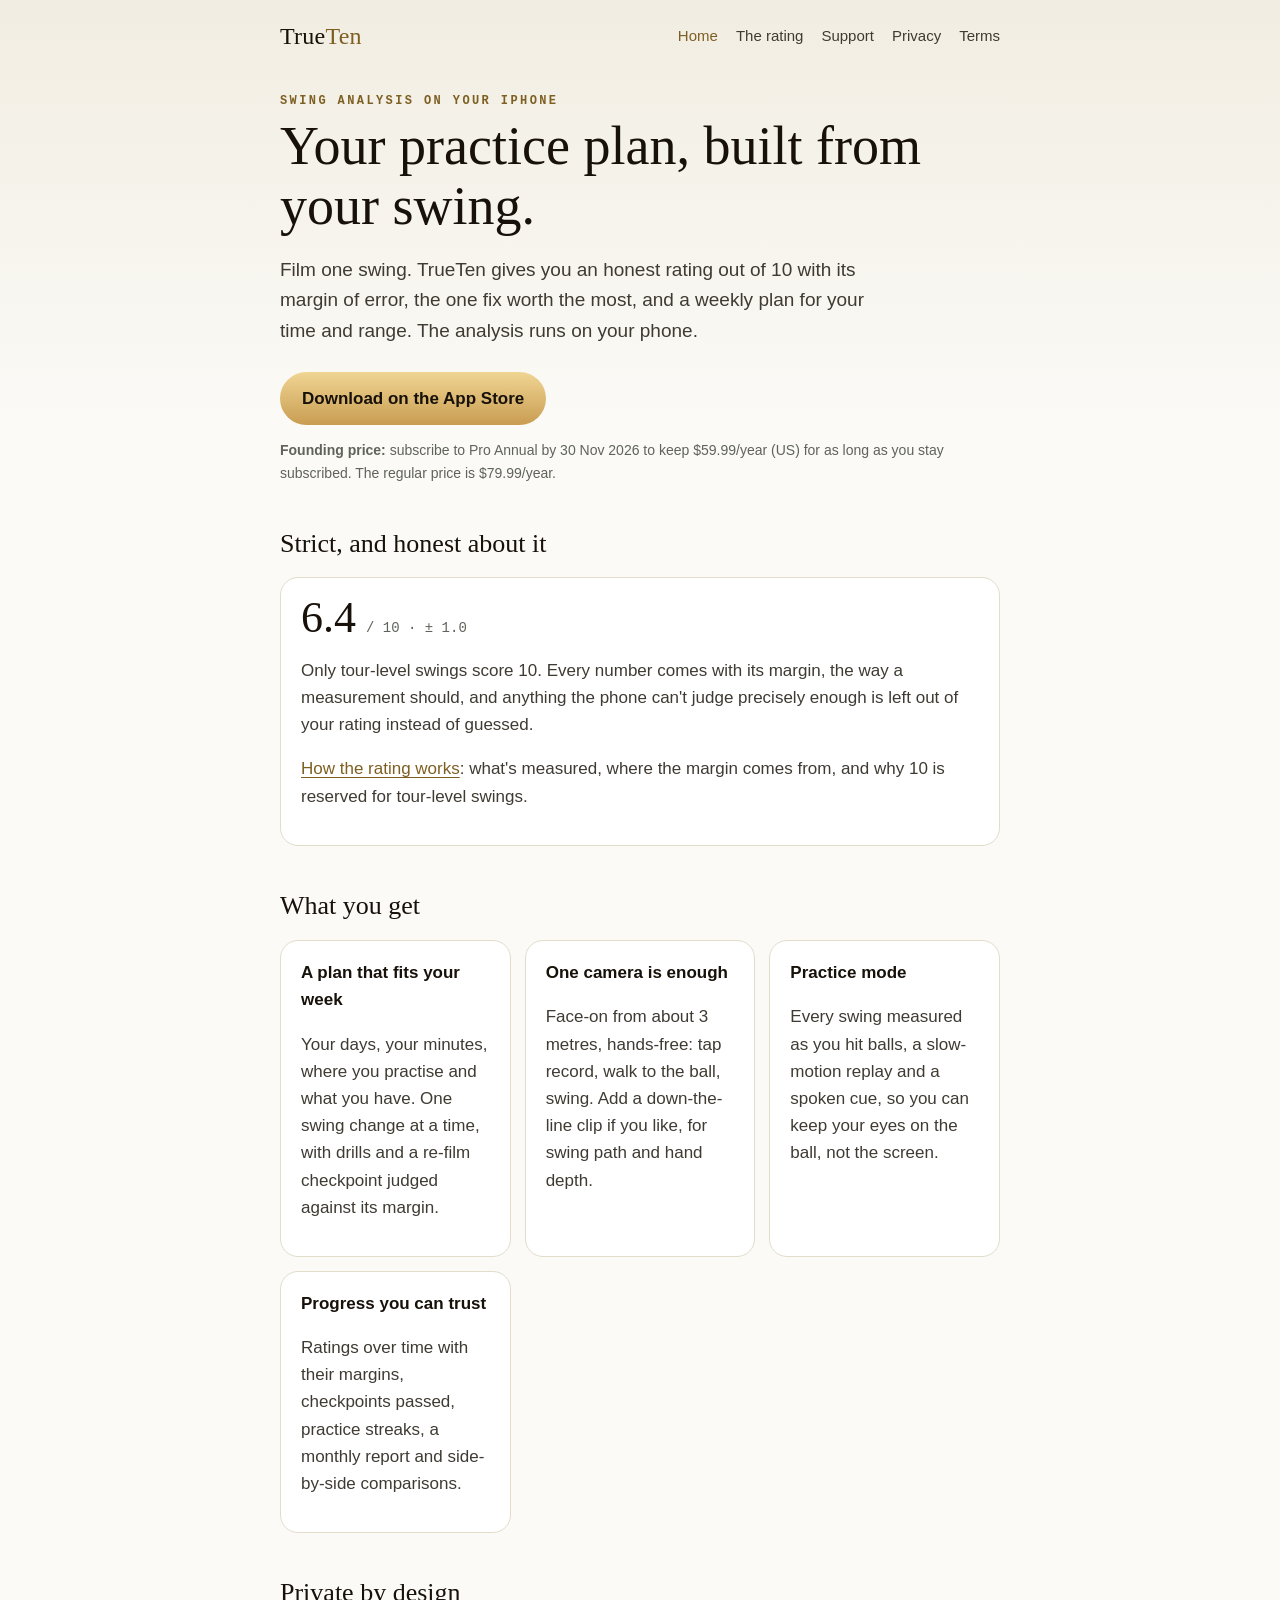
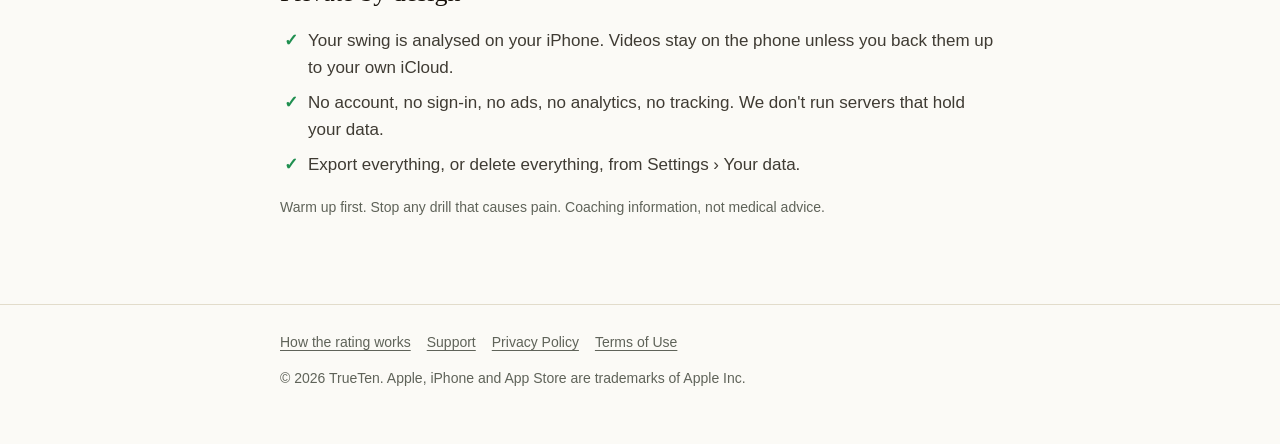
<file: index.html>
<!doctype html>
<html lang="en">
<head>
<meta charset="utf-8">
<meta name="viewport" content="width=device-width, initial-scale=1">
<title>TrueTen: your golf swing, honestly rated</title>
<meta name="description" content="TrueTen rates your golf swing out of 10 on your iPhone, always with its margin of error, and builds a weekly practice plan around the one change that matters most. No account, no tracking.">
<link rel="stylesheet" href="style.css">
</head>
<body>
<header class="site"><div class="wrap">
  <a class="brand" href="./">True<b>Ten</b></a>
  <nav><a href="./" aria-current="page">Home</a><a href="rating.html">The rating</a><a href="support.html">Support</a><a href="privacy.html">Privacy</a><a href="terms.html">Terms</a></nav>
</div></header>
<main><div class="wrap">
  <div class="eyebrow">Swing analysis on your iPhone</div>
  <h1>Your practice plan, built from your swing.</h1>
  <p class="lede">Film one swing. TrueTen gives you an honest rating out of 10 with its margin of error, the one fix worth
    the most, and a weekly plan for your time and range. The analysis runs on your phone.</p>
  <div class="actions">
    <a class="button" href="https://apps.apple.com/app/apple-store/id6822424930?pt=129607553&amp;ct=website&amp;mt=8">Download on the App Store</a>
  </div>
  <p class="small"><b>Founding price:</b> subscribe to Pro Annual by 30 Nov 2026 to keep $59.99/year (US) for as long as you
    stay subscribed. The regular price is $79.99/year.</p>

  <h2>Strict, and honest about it</h2>
  <div class="card">
    <div class="rating">6.4 <small>/ 10 · ± 1.0</small></div>
    <p>Only tour-level swings score 10. Every number comes with its margin, the way a measurement should, and anything the
      phone can't judge precisely enough is left out of your rating instead of guessed.</p>
    <p><a href="rating.html">How the rating works</a>: what's measured, where the margin comes from, and why 10 is
      reserved for tour-level swings.</p>
  </div>

  <h2>What you get</h2>
  <div class="grid">
    <div class="card"><h3>A plan that fits your week</h3><p>Your days, your minutes, where you practise and what you have.
      One swing change at a time, with drills and a re-film checkpoint judged against its margin.</p></div>
    <div class="card"><h3>One camera is enough</h3><p>Face-on from about 3 metres, hands-free: tap record, walk to the ball,
      swing. Add a down-the-line clip if you like, for swing path and hand depth.</p></div>
    <div class="card"><h3>Practice mode</h3><p>Every swing measured as you hit balls, a slow-motion replay and a spoken cue,
      so you can keep your eyes on the ball, not the screen.</p></div>
    <div class="card"><h3>Progress you can trust</h3><p>Ratings over time with their margins, checkpoints passed, practice
      streaks, a monthly report and side-by-side comparisons.</p></div>
  </div>

  <h2>Private by design</h2>
  <ul class="ticks">
    <li>Your swing is analysed on your iPhone. Videos stay on the phone unless you back them up to your own iCloud.</li>
    <li>No account, no sign-in, no ads, no analytics, no tracking. We don't run servers that hold your data.</li>
    <li>Export everything, or delete everything, from Settings › Your data.</li>
  </ul>
  <p class="small">Warm up first. Stop any drill that causes pain. Coaching information, not medical advice.</p>
</div></main>
<footer class="site"><div class="wrap">
  <a href="rating.html">How the rating works</a><a href="support.html">Support</a><a href="privacy.html">Privacy Policy</a><a href="terms.html">Terms of Use</a>
  <p>© 2026 TrueTen. Apple, iPhone and App Store are trademarks of Apple Inc.</p>
</div></footer>
</body>
</html>
</file>
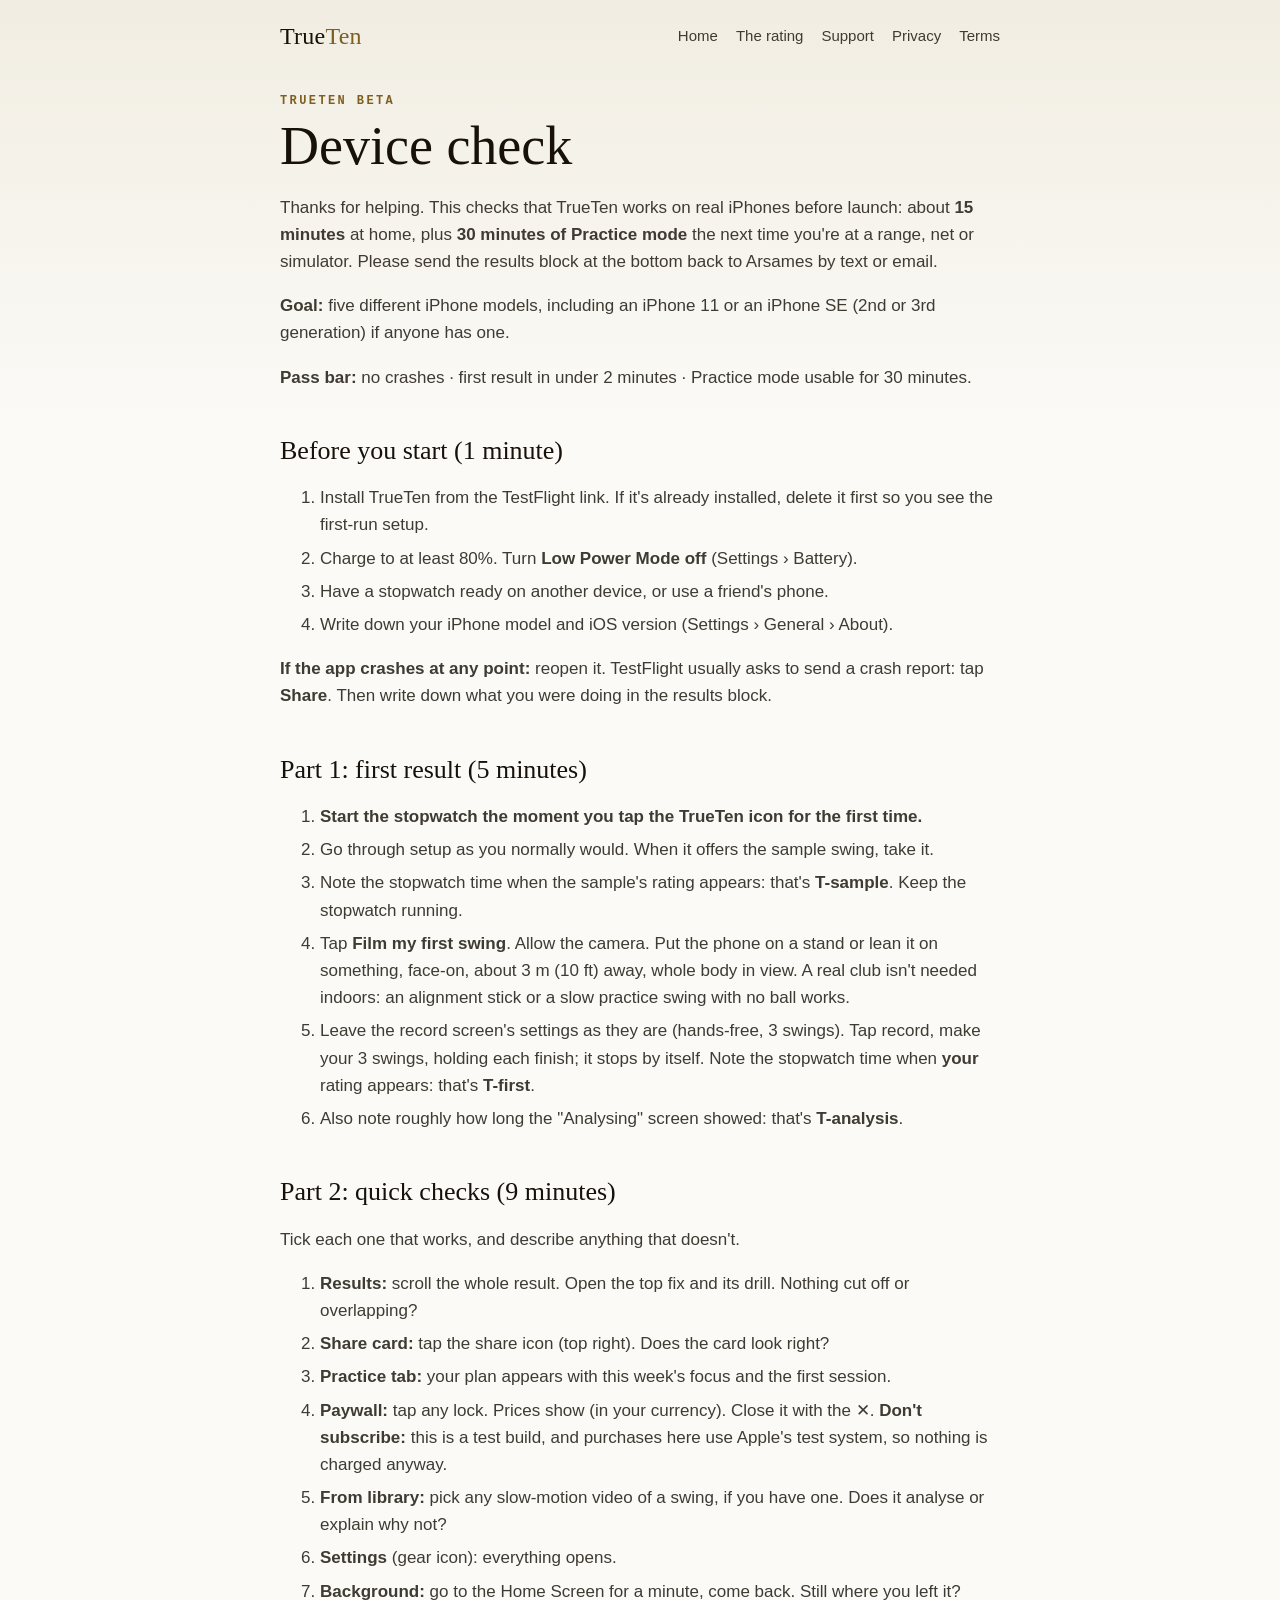
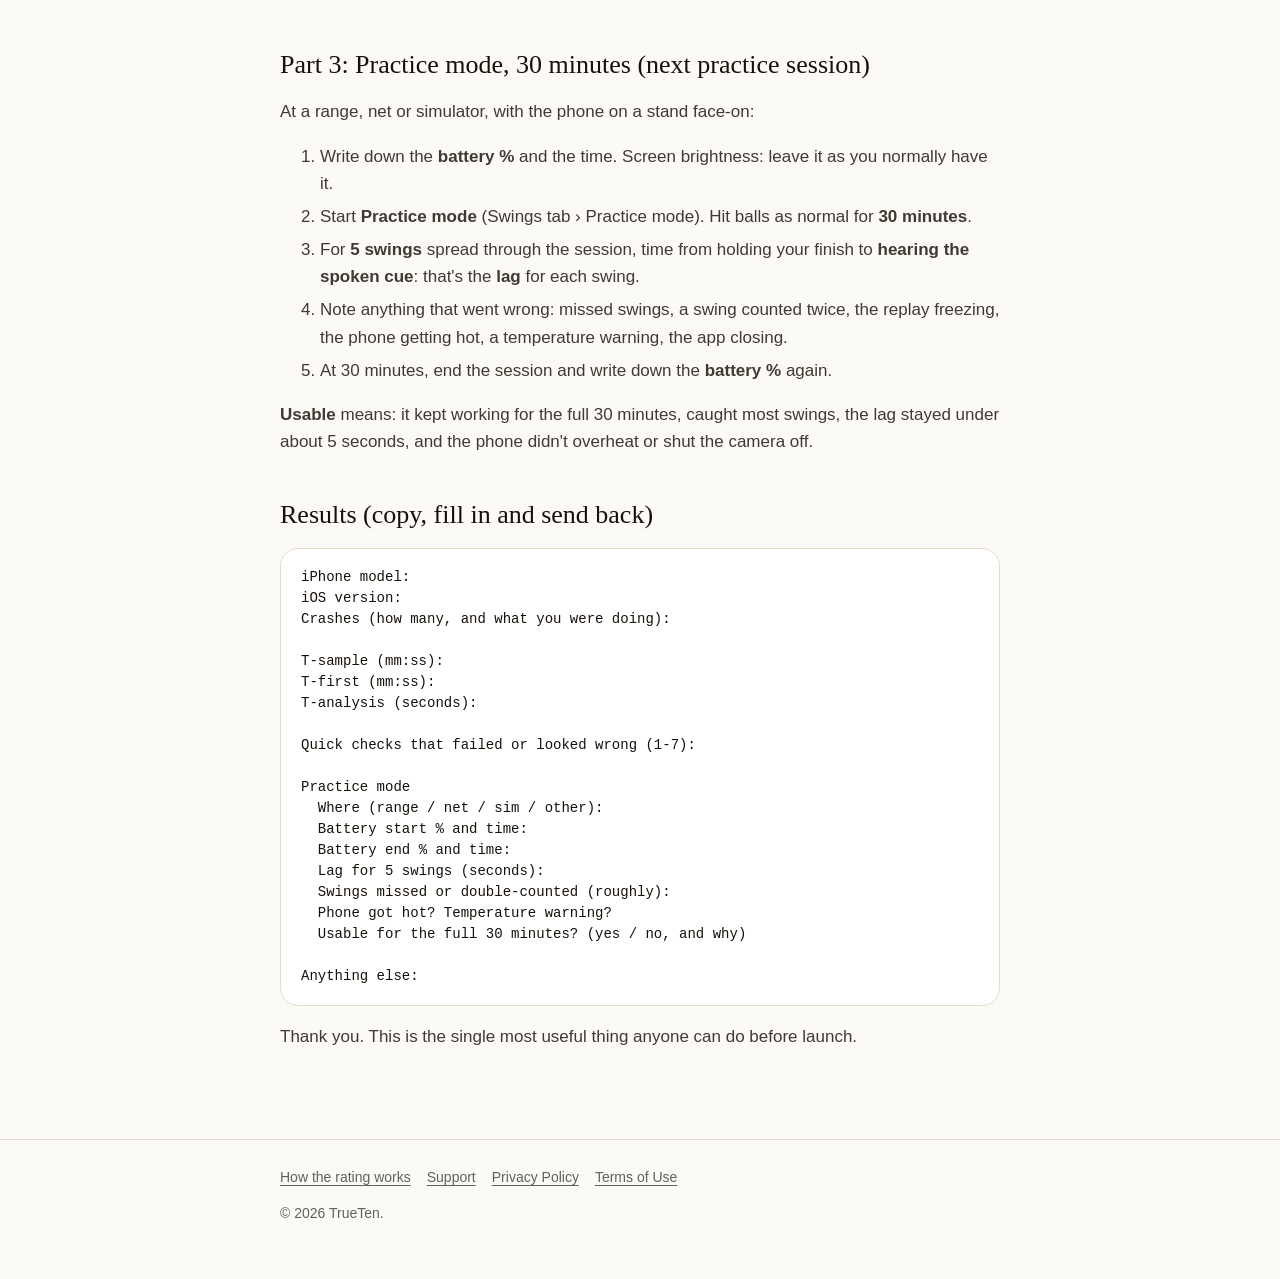
<file: beta-check.html>
<!doctype html>
<html lang="en">
<head>
<meta charset="utf-8">
<meta name="viewport" content="width=device-width, initial-scale=1">
<title>TrueTen: Beta device check</title>
<meta name="robots" content="noindex">
<link rel="stylesheet" href="style.css">
<style>pre.card { white-space: pre-wrap; font: 14px/1.5 ui-monospace, Menlo, monospace; color: var(--ink); } ol li, ul li { margin: 6px 0; }</style>
</head>
<body>
<header class="site"><div class="wrap">
  <a class="brand" href="./">True<b>Ten</b></a>
  <nav><a href="./">Home</a><a href="rating.html">The rating</a><a href="support.html">Support</a><a href="privacy.html">Privacy</a><a href="terms.html">Terms</a></nav>
</div></header>
<main><div class="wrap">
<div class="eyebrow">TrueTen beta</div>
<h1>Device check</h1>
<p>Thanks for helping. This checks that TrueTen works on real iPhones before launch: about <b>15 minutes</b> at home, plus <b>30 minutes of Practice mode</b> the next time you're at a range, net or simulator. Please send the results block at the bottom back to Arsames by text or email.</p>
<p><b>Goal:</b> five different iPhone models, including an iPhone 11 or an iPhone SE (2nd or 3rd generation) if anyone has one.</p>
<p><b>Pass bar:</b> no crashes · first result in under 2 minutes · Practice mode usable for 30 minutes.</p>
<h2>Before you start (1 minute)</h2>
<ol>
<li>Install TrueTen from the TestFlight link. If it's already installed, delete it first so you see the first-run setup.</li>
<li>Charge to at least 80%. Turn <b>Low Power Mode off</b> (Settings › Battery).</li>
<li>Have a stopwatch ready on another device, or use a friend's phone.</li>
<li>Write down your iPhone model and iOS version (Settings › General › About).</li>
</ol>
<p><b>If the app crashes at any point:</b> reopen it. TestFlight usually asks to send a crash report: tap <b>Share</b>. Then write down what you were doing in the results block.</p>
<h2>Part 1: first result (5 minutes)</h2>
<ol>
<li><b>Start the stopwatch the moment you tap the TrueTen icon for the first time.</b></li>
<li>Go through setup as you normally would. When it offers the sample swing, take it.</li>
<li>Note the stopwatch time when the sample's rating appears: that's <b>T-sample</b>. Keep the stopwatch running.</li>
<li>Tap <b>Film my first swing</b>. Allow the camera. Put the phone on a stand or lean it on something, face-on, about 3 m (10 ft) away, whole body in view. A real club isn't needed indoors: an alignment stick or a slow practice swing with no ball works.</li>
<li>Leave the record screen's settings as they are (hands-free, 3 swings). Tap record, make your 3 swings, holding each finish; it stops by itself. Note the stopwatch time when <b>your</b> rating appears: that's <b>T-first</b>.</li>
<li>Also note roughly how long the "Analysing" screen showed: that's <b>T-analysis</b>.</li>
</ol>
<h2>Part 2: quick checks (9 minutes)</h2>
<p>Tick each one that works, and describe anything that doesn't.</p>
<ol>
<li><b>Results:</b> scroll the whole result. Open the top fix and its drill. Nothing cut off or overlapping?</li>
<li><b>Share card:</b> tap the share icon (top right). Does the card look right?</li>
<li><b>Practice tab:</b> your plan appears with this week's focus and the first session.</li>
<li><b>Paywall:</b> tap any lock. Prices show (in your currency). Close it with the ✕. <b>Don't subscribe:</b> this is a test build, and purchases here use Apple's test system, so nothing is charged anyway.</li>
<li><b>From library:</b> pick any slow-motion video of a swing, if you have one. Does it analyse or explain why not?</li>
<li><b>Settings</b> (gear icon): everything opens.</li>
<li><b>Background:</b> go to the Home Screen for a minute, come back. Still where you left it?</li>
</ol>
<h2>Part 3: Practice mode, 30 minutes (next practice session)</h2>
<p>At a range, net or simulator, with the phone on a stand face-on:</p>
<ol>
<li>Write down the <b>battery %</b> and the time. Screen brightness: leave it as you normally have it.</li>
<li>Start <b>Practice mode</b> (Swings tab › Practice mode). Hit balls as normal for <b>30 minutes</b>.</li>
<li>For <b>5 swings</b> spread through the session, time from holding your finish to <b>hearing the spoken cue</b>: that's the <b>lag</b> for each swing.</li>
<li>Note anything that went wrong: missed swings, a swing counted twice, the replay freezing, the phone getting hot, a temperature warning, the app closing.</li>
<li>At 30 minutes, end the session and write down the <b>battery %</b> again.</li>
</ol>
<p><b>Usable</b> means: it kept working for the full 30 minutes, caught most swings, the lag stayed under about 5 seconds, and the phone didn't overheat or shut the camera off.</p>
<h2>Results (copy, fill in and send back)</h2>
<pre class="card">
iPhone model:
iOS version:
Crashes (how many, and what you were doing):

T-sample (mm:ss):
T-first (mm:ss):
T-analysis (seconds):

Quick checks that failed or looked wrong (1-7):

Practice mode
  Where (range / net / sim / other):
  Battery start % and time:
  Battery end % and time:
  Lag for 5 swings (seconds):
  Swings missed or double-counted (roughly):
  Phone got hot? Temperature warning?
  Usable for the full 30 minutes? (yes / no, and why)

Anything else:
</pre>
<p>Thank you. This is the single most useful thing anyone can do before launch.</p>
</div></main>
<footer class="site"><div class="wrap">
  <a href="rating.html">How the rating works</a><a href="support.html">Support</a><a href="privacy.html">Privacy Policy</a><a href="terms.html">Terms of Use</a>
  <p>© 2026 TrueTen.</p>
</div></footer>
</body>
</html>
</file>
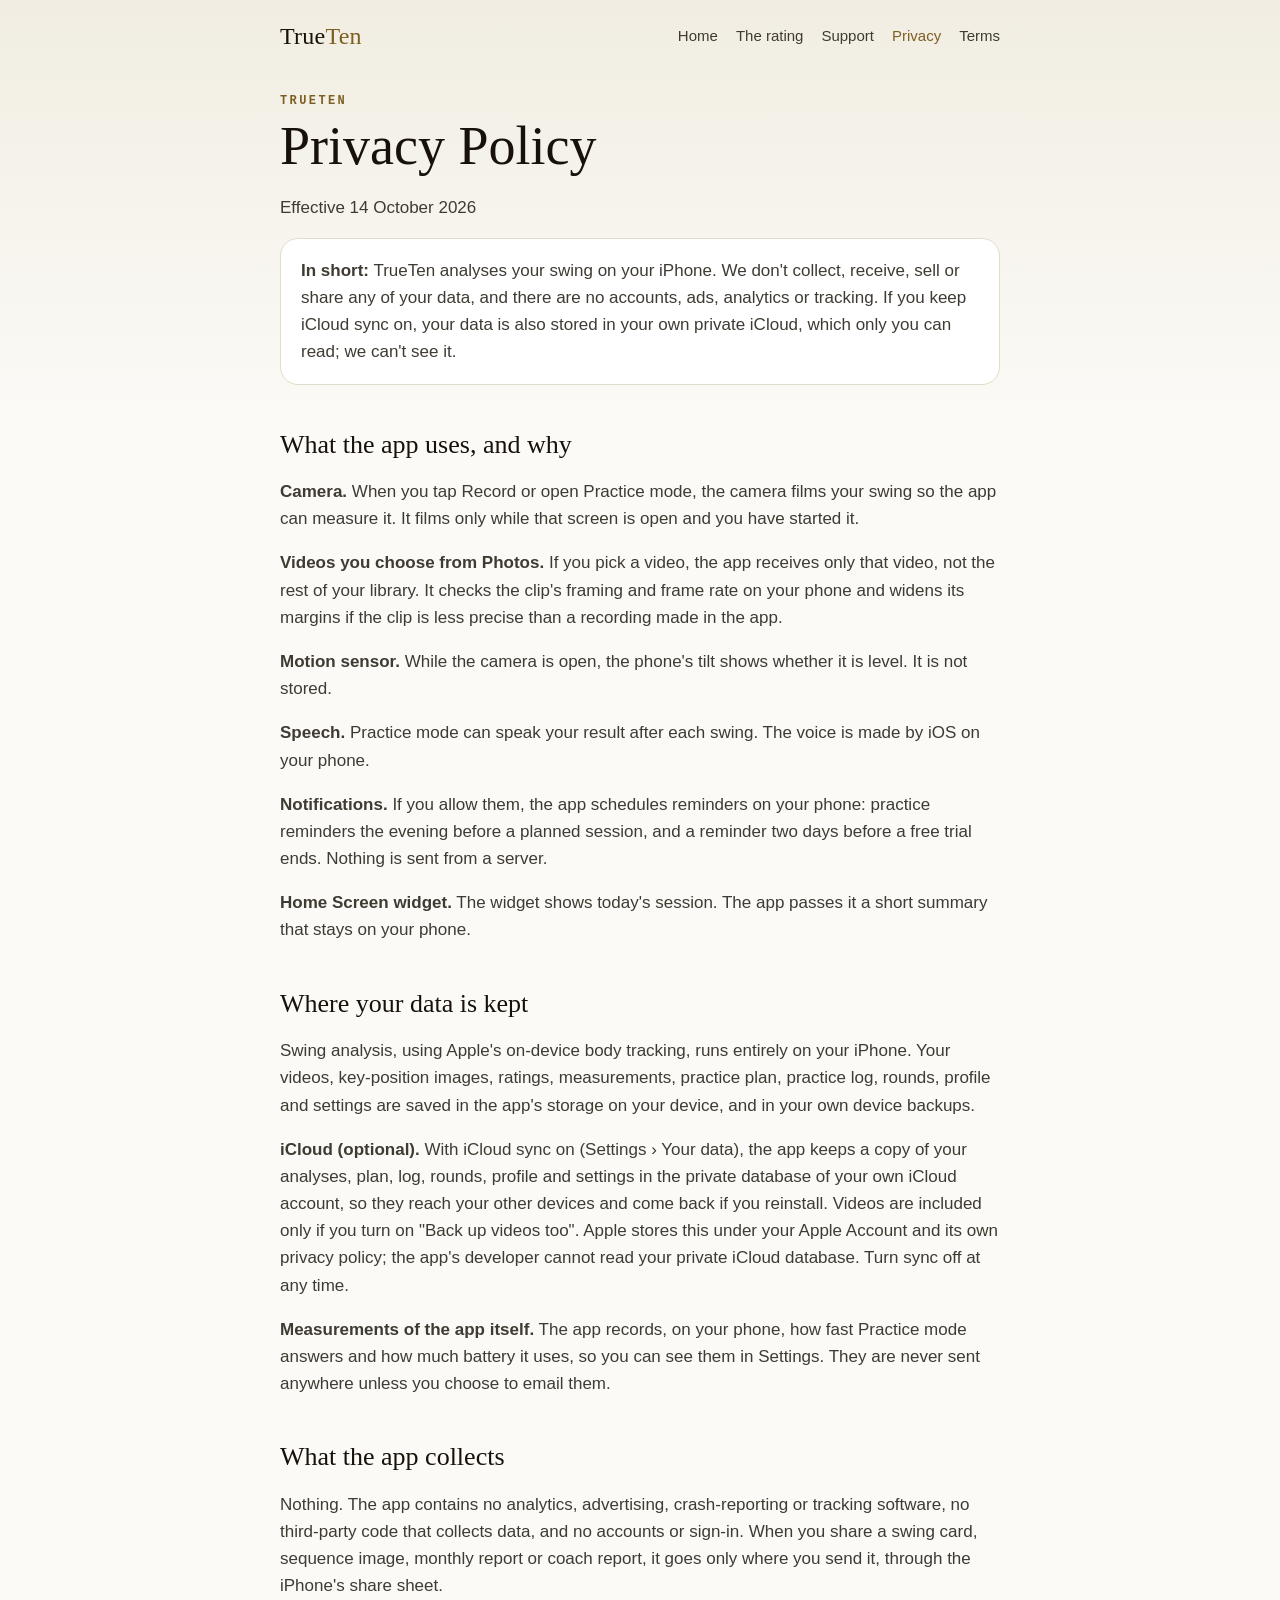
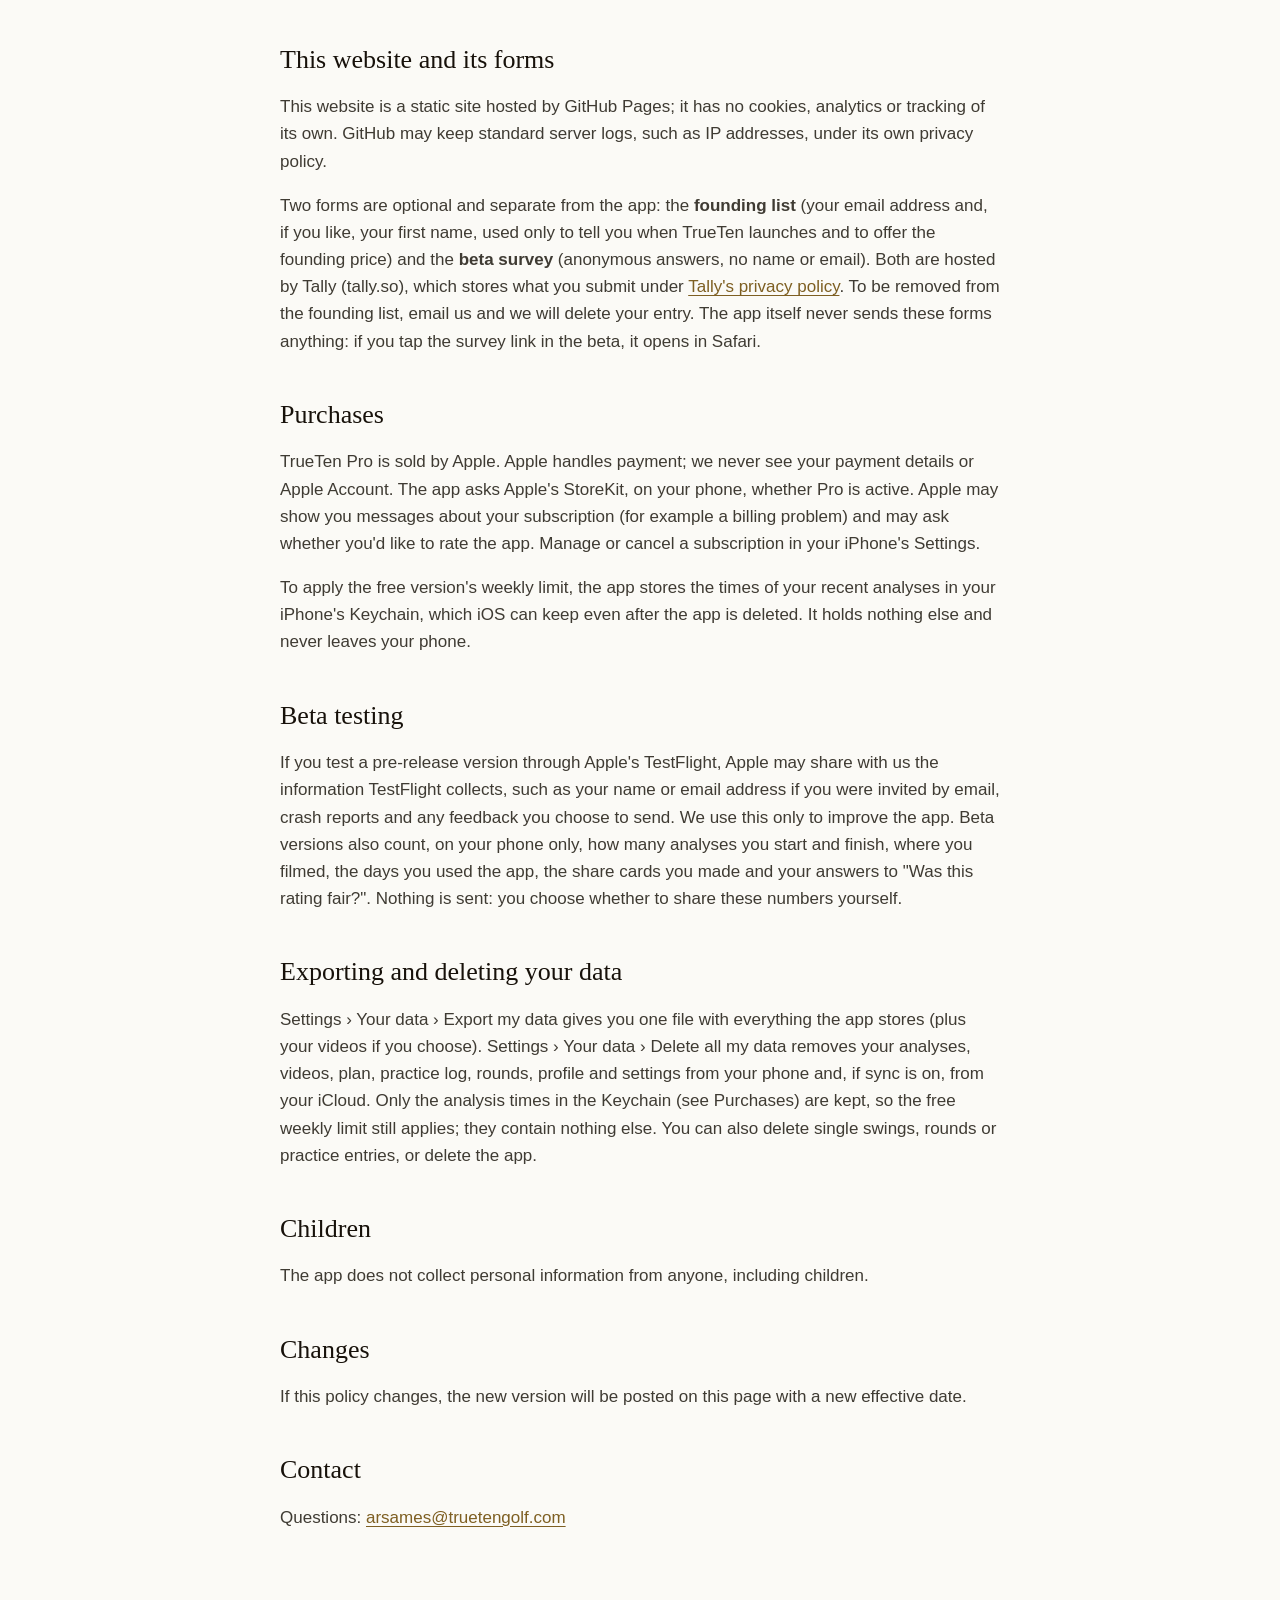
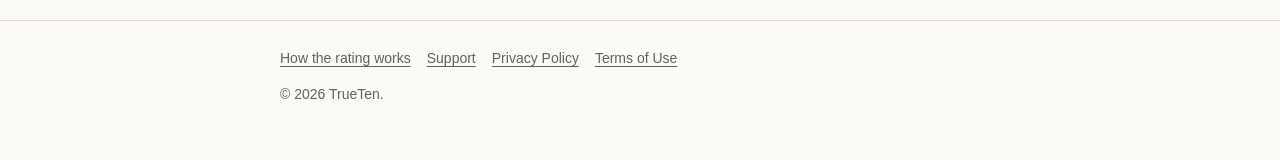
<file: privacy.html>
<!doctype html>
<html lang="en">
<head>
<meta charset="utf-8">
<meta name="viewport" content="width=device-width, initial-scale=1">
<title>TrueTen: Privacy Policy</title>
<meta name="description" content="TrueTen analyses your golf swing on your iPhone. We don't collect any of your data.">
<link rel="stylesheet" href="style.css">
</head>
<body>
<header class="site"><div class="wrap">
  <a class="brand" href="./">True<b>Ten</b></a>
  <nav><a href="./">Home</a><a href="rating.html">The rating</a><a href="support.html">Support</a><a href="privacy.html" aria-current="page">Privacy</a><a href="terms.html">Terms</a></nav>
</div></header>
<main><div class="wrap">
  <div class="eyebrow">TrueTen</div>
  <h1>Privacy Policy</h1>
  <p>Effective 14 October 2026</p>

  <div class="card"><strong>In short:</strong> TrueTen analyses your swing on your iPhone. We don't collect, receive, sell or
    share any of your data, and there are no accounts, ads, analytics or tracking. If you keep iCloud sync on, your data is
    also stored in your own private iCloud, which only you can read; we can't see it.</div>

  <h2>What the app uses, and why</h2>
  <p><strong>Camera.</strong> When you tap Record or open Practice mode, the camera films your swing so the app can measure
    it. It films only while that screen is open and you have started it.</p>
  <p><strong>Videos you choose from Photos.</strong> If you pick a video, the app receives only that video, not the rest of
    your library. It checks the clip's framing and frame rate on your phone and widens its margins if the clip is less
    precise than a recording made in the app.</p>
  <p><strong>Motion sensor.</strong> While the camera is open, the phone's tilt shows whether it is level. It is not stored.</p>
  <p><strong>Speech.</strong> Practice mode can speak your result after each swing. The voice is made by iOS on your phone.</p>
  <p><strong>Notifications.</strong> If you allow them, the app schedules reminders on your phone: practice reminders the
    evening before a planned session, and a reminder two days before a free trial ends. Nothing is sent from a server.</p>
  <p><strong>Home Screen widget.</strong> The widget shows today's session. The app passes it a short summary that stays on
    your phone.</p>

  <h2>Where your data is kept</h2>
  <p>Swing analysis, using Apple's on-device body tracking, runs entirely on your iPhone. Your videos, key-position images,
    ratings, measurements, practice plan, practice log, rounds, profile and settings are saved in the app's storage on your
    device, and in your own device backups.</p>
  <p><strong>iCloud (optional).</strong> With iCloud sync on (Settings › Your data), the app keeps a copy of your analyses,
    plan, log, rounds, profile and settings in the private database of your own iCloud account, so they reach your other
    devices and come back if you reinstall. Videos are included only if you turn on "Back up videos too". Apple stores this
    under your Apple Account and its own privacy policy; the app's developer cannot read your private iCloud database.
    Turn sync off at any time.</p>
  <p><strong>Measurements of the app itself.</strong> The app records, on your phone, how fast Practice mode answers and how
    much battery it uses, so you can see them in Settings. They are never sent anywhere unless you choose to email them.</p>

  <h2>What the app collects</h2>
  <p>Nothing. The app contains no analytics, advertising, crash-reporting or tracking software, no third-party code that
    collects data, and no accounts or sign-in. When you share a swing card, sequence image, monthly report or coach report,
    it goes only where you send it, through the iPhone's share sheet.</p>

  <h2>This website and its forms</h2>
  <p>This website is a static site hosted by GitHub Pages; it has no cookies, analytics or tracking of its own. GitHub
    may keep standard server logs, such as IP addresses, under its own privacy policy.</p>
  <p>Two forms are optional and separate from the app: the <strong>founding list</strong> (your email address and,
    if you like, your first name, used only to tell you when TrueTen launches and to offer the founding price) and
    the <strong>beta survey</strong> (anonymous answers, no name or email). Both are hosted by Tally (tally.so), which
    stores what you submit under <a href="https://tally.so/help/privacy-policy">Tally's privacy policy</a>. To be removed
    from the founding list, email us and we will delete your entry. The app itself never sends these forms anything: if
    you tap the survey link in the beta, it opens in Safari.</p>

  <h2>Purchases</h2>
  <p>TrueTen Pro is sold by Apple. Apple handles payment; we never see your payment details or Apple Account. The app asks
    Apple's StoreKit, on your phone, whether Pro is active. Apple may show you messages about your subscription (for
    example a billing problem) and may ask whether you'd like to rate the app. Manage or cancel a subscription in your
    iPhone's Settings.</p>
  <p>To apply the free version's weekly limit, the app stores the times of your recent analyses in your iPhone's Keychain,
    which iOS can keep even after the app is deleted. It holds nothing else and never leaves your phone.</p>

  <h2>Beta testing</h2>
  <p>If you test a pre-release version through Apple's TestFlight, Apple may share with us the information TestFlight
    collects, such as your name or email address if you were invited by email, crash reports and any feedback you choose
    to send. We use this only to improve the app. Beta versions also count, on your phone only, how many analyses you start
    and finish, where you filmed, the days you used the app, the share cards you made and your answers to "Was this rating
    fair?". Nothing is sent: you choose whether to share these numbers yourself.</p>

  <h2>Exporting and deleting your data</h2>
  <p>Settings › Your data › Export my data gives you one file with everything the app stores (plus your videos if you
    choose). Settings › Your data › Delete all my data removes your analyses, videos, plan, practice log, rounds, profile and
    settings from your phone and, if sync is on, from your iCloud. Only the analysis times in the Keychain (see Purchases)
    are kept, so the free weekly limit still applies; they contain nothing else. You can also delete single swings, rounds
    or practice entries, or delete the app.</p>

  <h2>Children</h2>
  <p>The app does not collect personal information from anyone, including children.</p>

  <h2>Changes</h2>
  <p>If this policy changes, the new version will be posted on this page with a new effective date.</p>

  <h2>Contact</h2>
  <p>Questions: <a href="mailto:arsames@truetengolf.com">arsames@truetengolf.com</a></p>
</div></main>
<footer class="site"><div class="wrap">
  <a href="rating.html">How the rating works</a><a href="support.html">Support</a><a href="privacy.html">Privacy Policy</a><a href="terms.html">Terms of Use</a>
  <p>© 2026 TrueTen.</p>
</div></footer>
</body>
</html>
</file>
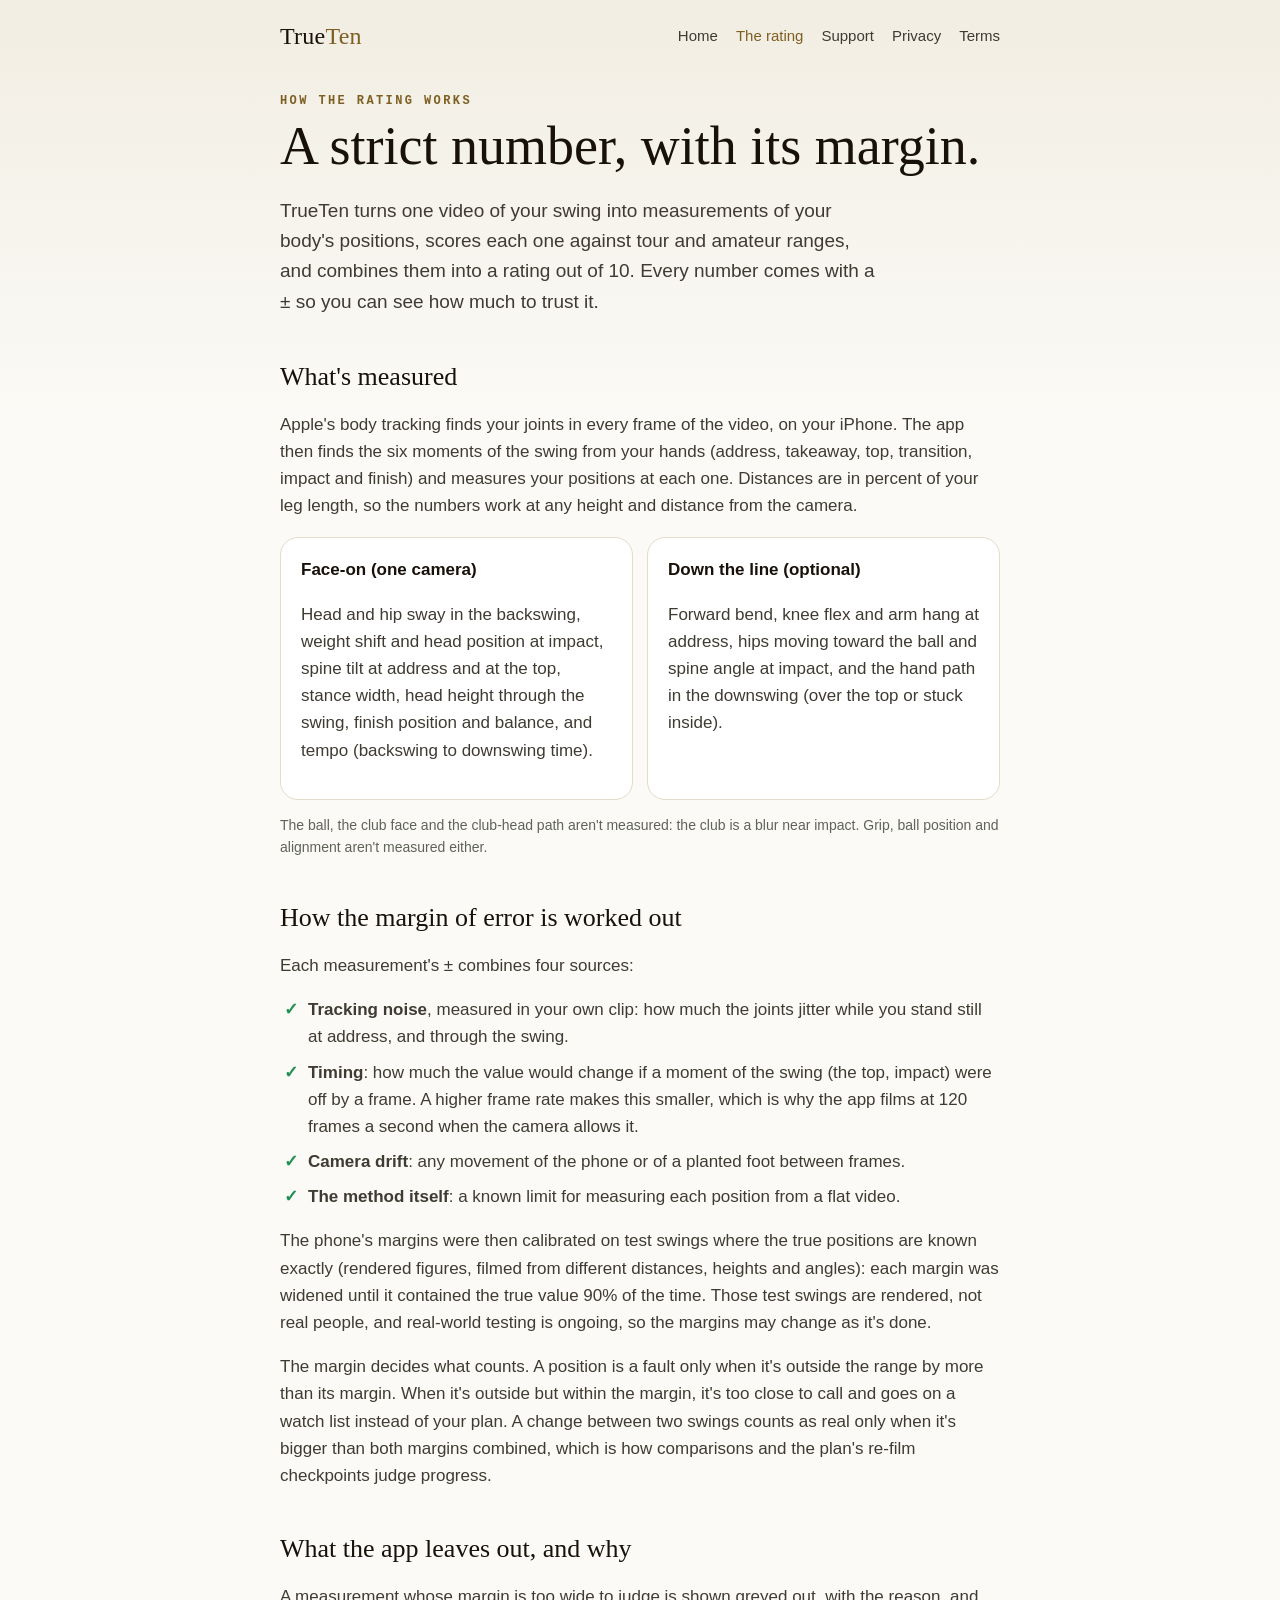
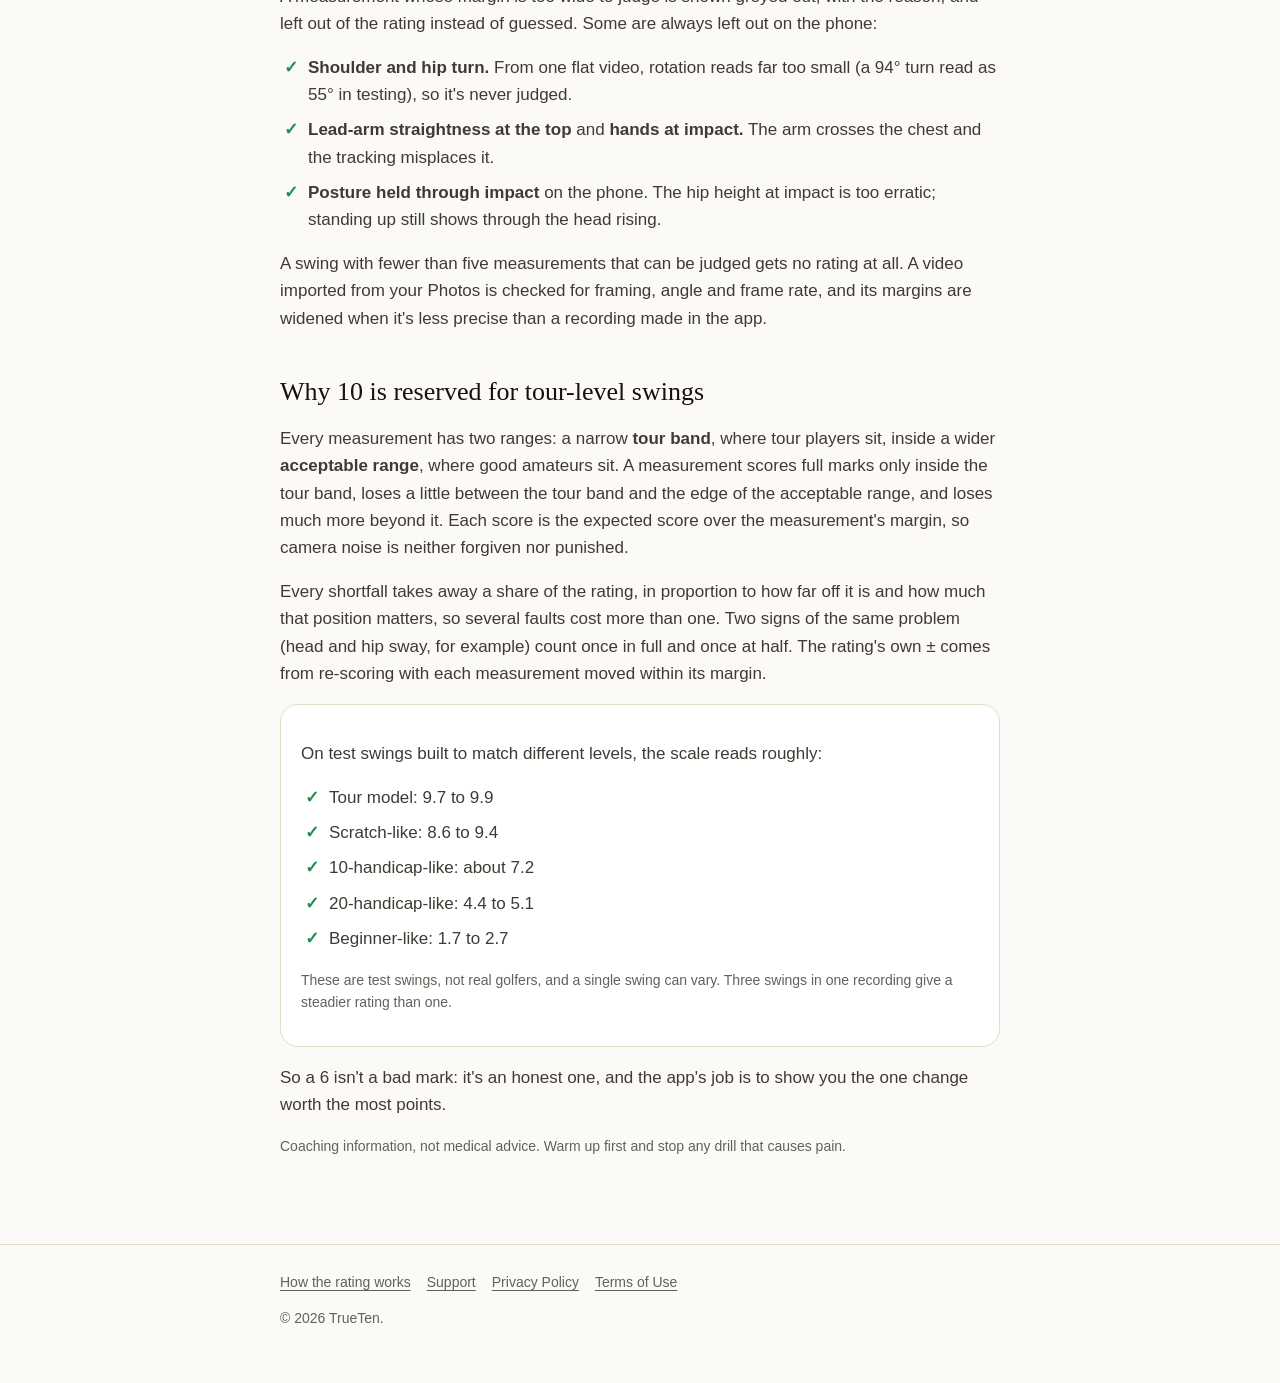
<file: rating.html>
<!doctype html>
<html lang="en">
<head>
<meta charset="utf-8">
<meta name="viewport" content="width=device-width, initial-scale=1">
<title>TrueTen: How the rating works</title>
<meta name="description" content="What TrueTen measures, how each margin of error is worked out, what the app leaves out and why, and why only tour-level swings score 10.">
<link rel="stylesheet" href="style.css">
</head>
<body>
<header class="site"><div class="wrap">
  <a class="brand" href="./">True<b>Ten</b></a>
  <nav><a href="./">Home</a><a href="rating.html" aria-current="page">The rating</a><a href="support.html">Support</a><a href="privacy.html">Privacy</a><a href="terms.html">Terms</a></nav>
</div></header>
<main><div class="wrap">
  <div class="eyebrow">How the rating works</div>
  <h1>A strict number, with its margin.</h1>
  <p class="lede">TrueTen turns one video of your swing into measurements of your body's positions, scores each one
    against tour and amateur ranges, and combines them into a rating out of 10. Every number comes with a ± so you can
    see how much to trust it.</p>

  <h2>What's measured</h2>
  <p>Apple's body tracking finds your joints in every frame of the video, on your iPhone. The app then finds the six
    moments of the swing from your hands (address, takeaway, top, transition, impact and finish) and measures your
    positions at each one. Distances are in percent of your leg length, so the numbers work at any height and distance
    from the camera.</p>
  <div class="grid">
    <div class="card"><h3>Face-on (one camera)</h3><p>Head and hip sway in the backswing, weight shift and head position
      at impact, spine tilt at address and at the top, stance width, head height through the swing, finish position and
      balance, and tempo (backswing to downswing time).</p></div>
    <div class="card"><h3>Down the line (optional)</h3><p>Forward bend, knee flex and arm hang at address, hips moving
      toward the ball and spine angle at impact, and the hand path in the downswing (over the top or stuck inside).</p></div>
  </div>
  <p class="small">The ball, the club face and the club-head path aren't measured: the club is a blur near impact. Grip,
    ball position and alignment aren't measured either.</p>

  <h2>How the margin of error is worked out</h2>
  <p>Each measurement's ± combines four sources:</p>
  <ul class="ticks">
    <li><b>Tracking noise</b>, measured in your own clip: how much the joints jitter while you stand still at address,
      and through the swing.</li>
    <li><b>Timing</b>: how much the value would change if a moment of the swing (the top, impact) were off by a frame.
      A higher frame rate makes this smaller, which is why the app films at 120 frames a second when the camera allows it.</li>
    <li><b>Camera drift</b>: any movement of the phone or of a planted foot between frames.</li>
    <li><b>The method itself</b>: a known limit for measuring each position from a flat video.</li>
  </ul>
  <p>The phone's margins were then calibrated on test swings where the true positions are known exactly (rendered
    figures, filmed from different distances, heights and angles): each margin was widened until it contained the true
    value 90% of the time. Those test swings are rendered, not real people, and real-world testing is ongoing, so the
    margins may change as it's done.</p>
  <p>The margin decides what counts. A position is a fault only when it's outside the range by more than its margin.
    When it's outside but within the margin, it's too close to call and goes on a watch list instead of your plan. A
    change between two swings counts as real only when it's bigger than both margins combined, which is how comparisons
    and the plan's re-film checkpoints judge progress.</p>

  <h2>What the app leaves out, and why</h2>
  <p>A measurement whose margin is too wide to judge is shown greyed out, with the reason, and left out of the rating
    instead of guessed. Some are always left out on the phone:</p>
  <ul class="ticks">
    <li><b>Shoulder and hip turn.</b> From one flat video, rotation reads far too small (a 94° turn read as 55° in testing),
      so it's never judged.</li>
    <li><b>Lead-arm straightness at the top</b> and <b>hands at impact.</b> The arm crosses the chest and the tracking
      misplaces it.</li>
    <li><b>Posture held through impact</b> on the phone. The hip height at impact is too erratic; standing up still shows
      through the head rising.</li>
  </ul>
  <p>A swing with fewer than five measurements that can be judged gets no rating at all. A video imported from your
    Photos is checked for framing, angle and frame rate, and its margins are widened when it's less precise than a
    recording made in the app.</p>

  <h2>Why 10 is reserved for tour-level swings</h2>
  <p>Every measurement has two ranges: a narrow <b>tour band</b>, where tour players sit, inside a wider
    <b>acceptable range</b>, where good amateurs sit. A measurement scores full marks only inside the tour band, loses a
    little between the tour band and the edge of the acceptable range, and loses much more beyond it. Each score is the
    expected score over the measurement's margin, so camera noise is neither forgiven nor punished.</p>
  <p>Every shortfall takes away a share of the rating, in proportion to how far off it is and how much that position
    matters, so several faults cost more than one. Two signs of the same problem (head and hip sway, for example) count
    once in full and once at half. The rating's own ± comes from re-scoring with each measurement moved within its margin.</p>
  <div class="card">
    <p>On test swings built to match different levels, the scale reads roughly:</p>
    <ul class="ticks">
      <li>Tour model: 9.7 to 9.9</li>
      <li>Scratch-like: 8.6 to 9.4</li>
      <li>10-handicap-like: about 7.2</li>
      <li>20-handicap-like: 4.4 to 5.1</li>
      <li>Beginner-like: 1.7 to 2.7</li>
    </ul>
    <p class="small">These are test swings, not real golfers, and a single swing can vary. Three swings in one recording
      give a steadier rating than one.</p>
  </div>
  <p>So a 6 isn't a bad mark: it's an honest one, and the app's job is to show you the one change worth the most points.</p>

  <p class="small">Coaching information, not medical advice. Warm up first and stop any drill that causes pain.</p>
</div></main>
<footer class="site"><div class="wrap">
  <a href="rating.html">How the rating works</a><a href="support.html">Support</a><a href="privacy.html">Privacy Policy</a><a href="terms.html">Terms of Use</a>
  <p>© 2026 TrueTen.</p>
</div></footer>
</body>
</html>
</file>
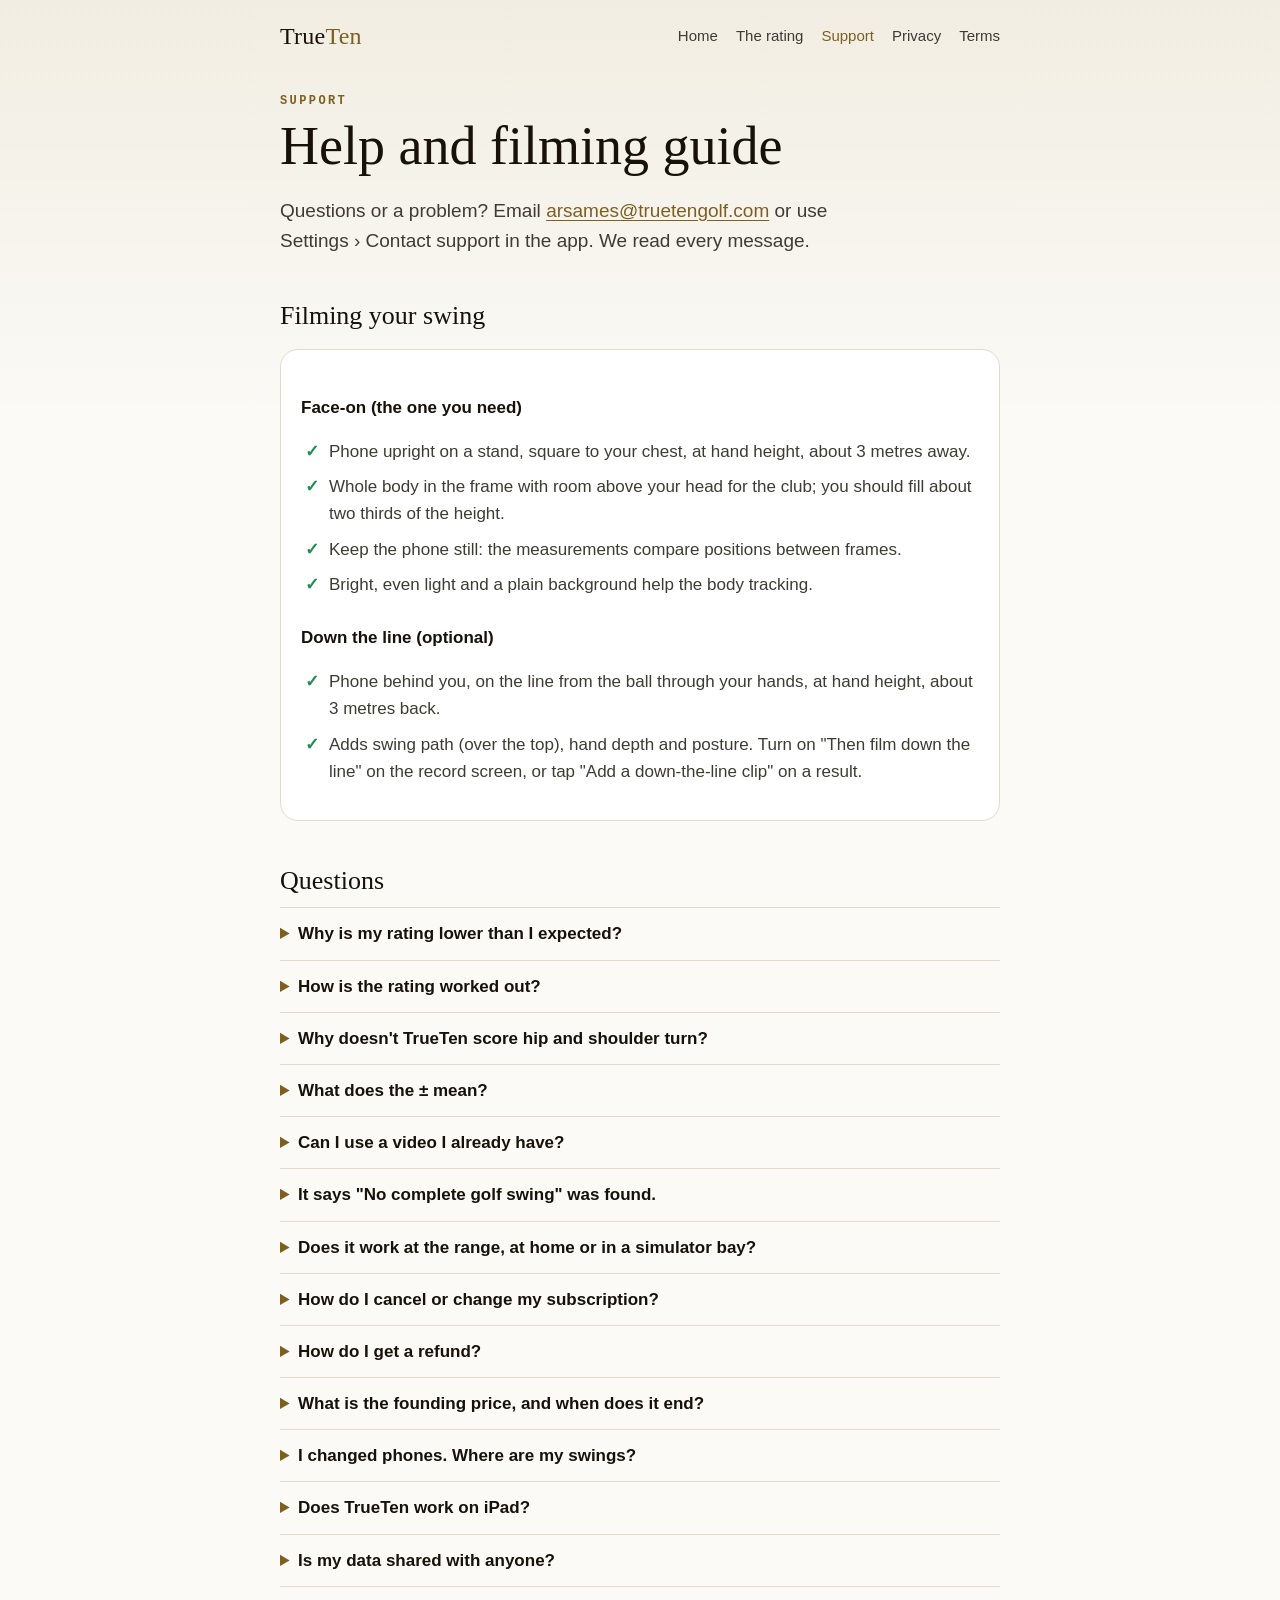
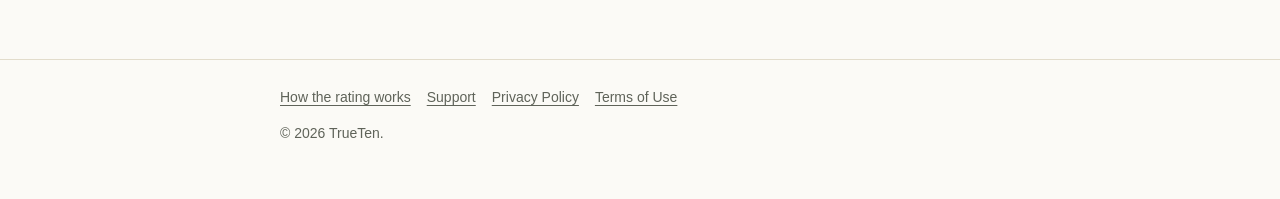
<file: support.html>
<!doctype html>
<html lang="en">
<head>
<meta charset="utf-8">
<meta name="viewport" content="width=device-width, initial-scale=1">
<title>TrueTen: Support</title>
<meta name="description" content="How to film your swing for TrueTen, and answers to common questions.">
<link rel="stylesheet" href="style.css">
</head>
<body>
<header class="site"><div class="wrap">
  <a class="brand" href="./">True<b>Ten</b></a>
  <nav><a href="./">Home</a><a href="rating.html">The rating</a><a href="support.html" aria-current="page">Support</a><a href="privacy.html">Privacy</a><a href="terms.html">Terms</a></nav>
</div></header>
<main><div class="wrap">
  <div class="eyebrow">Support</div>
  <h1>Help and filming guide</h1>
  <p class="lede">Questions or a problem? Email <a href="mailto:arsames@truetengolf.com">arsames@truetengolf.com</a>
    or use Settings › Contact support in the app. We read every message.</p>

  <h2>Filming your swing</h2>
  <div class="card">
    <h3>Face-on (the one you need)</h3>
    <ul class="ticks">
      <li>Phone upright on a stand, square to your chest, at hand height, about 3 metres away.</li>
      <li>Whole body in the frame with room above your head for the club; you should fill about two thirds of the height.</li>
      <li>Keep the phone still: the measurements compare positions between frames.</li>
      <li>Bright, even light and a plain background help the body tracking.</li>
    </ul>
    <h3>Down the line (optional)</h3>
    <ul class="ticks">
      <li>Phone behind you, on the line from the ball through your hands, at hand height, about 3 metres back.</li>
      <li>Adds swing path (over the top), hand depth and posture. Turn on "Then film down the line" on the record screen, or
        tap "Add a down-the-line clip" on a result.</li>
    </ul>
  </div>

  <h2>Questions</h2>
  <details><summary>Why is my rating lower than I expected?</summary>
    <p>TrueTen is strict on purpose: 10 is tour level, 7.5 and up is a sound swing. Every rating shows its margin (the ±),
      and anything the phone can't measure precisely enough is left out rather than guessed. Three or more swings in one
      recording give a steadier rating than one. <a href="rating.html">How the rating works</a> explains it in full.</p></details>
  <details><summary>How is the rating worked out?</summary>
    <p>Each position is scored against a tour band and a wider amateur range, every score allows for its margin of error,
      and positions the phone can't judge precisely enough are left out. The details, including why only tour-level swings
      score 10, are on <a href="rating.html">How the rating works</a>.</p></details>
  <details><summary>Why doesn't TrueTen score hip and shoulder turn?</summary>
    <p>We tested every way an iPhone video can measure turn, and none was reliable enough to judge a swing. In one test, a
      117° shoulder turn read as 37°. So TrueTen shows turn but never scores it. Every number we do score comes with a
      tested margin of error.</p></details>
  <details><summary>What does the ± mean?</summary>
    <p>It's the margin of error of the measurement. A change between two swings only counts as real when it is bigger than
      both margins combined, which is how the compare view and your checkpoints judge progress.</p></details>
  <details><summary>Can I use a video I already have?</summary>
    <p>Yes, choose From library. The app checks the clip's framing, angle and frame rate. If it is less precise than a
      recording made in the app (small in the frame, filmed from an angle, low frame rate), the margins are widened and the
      result says so.</p></details>
  <details><summary>It says "No complete golf swing" was found.</summary>
    <p>Start recording a couple of seconds before you set up and stop after you hold your finish, keep your whole body in
      the frame, and film in good light. Hands-free mode does the starting and stopping for you.</p></details>
  <details><summary>Does it work at the range, at home or in a simulator bay?</summary>
    <p>Yes. Tell the plan where you practise and what you have (alignment sticks, a mirror, an impact bag) in Practice ›
      plan settings, and it picks drills that work there.</p></details>
  <details><summary>How do I cancel or change my subscription?</summary>
    <p>On your iPhone: Settings › your name › Subscriptions › TrueTen. In the app, Settings › Manage subscription opens the
      same screen. Your analyses, plan history and log are kept if Pro ends; the full plan resumes when you subscribe
      again.</p></details>
  <details><summary>How do I get a refund?</summary>
    <p>Apple handles all payments and refunds for App Store purchases. Request one at
      <a href="https://reportaproblem.apple.com">reportaproblem.apple.com</a>, signed in with the Apple Account you paid
      with. From version 1.0.1 you can also start a request in the app: Settings › Request a refund. Apple decides on
      refunds; we can't issue or see them.</p></details>
  <details><summary>What is the founding price, and when does it end?</summary>
    <p>Subscribe to TrueTen Pro Annual by 30 Nov 2026 and you keep the founding price of $59.99/year (US) for as long as
      you stay subscribed. From 1 Dec 2026 the regular price for new subscribers is $79.99/year. Prices in Canada, the UK,
      Australia and New Zealand are shown in local currency in the app. If your subscription lapses, Apple lets you
      resubscribe at the founding price within 60 days.</p></details>
  <details><summary>I changed phones. Where are my swings?</summary>
    <p>With iCloud sync on (Settings › Your data), your analyses, plan and log come back on any iPhone signed in to the same
      Apple Account. Videos come back only if "Back up videos too" was on. Pro comes back with Settings › Restore purchases.</p></details>
  <details><summary>Does TrueTen work on iPad?</summary>
    <p>TrueTen is designed for iPhone and also runs on iPad in iPhone mode. Filming is easiest with an iPhone on a stand.</p></details>
  <details><summary>Is my data shared with anyone?</summary>
    <p>No. Analysis runs on your iPhone, there's no account, and nothing is collected. See the
      <a href="privacy.html">Privacy Policy</a>.</p></details>
</div></main>
<footer class="site"><div class="wrap">
  <a href="rating.html">How the rating works</a><a href="support.html">Support</a><a href="privacy.html">Privacy Policy</a><a href="terms.html">Terms of Use</a>
  <p>© 2026 TrueTen.</p>
</div></footer>
</body>
</html>
</file>
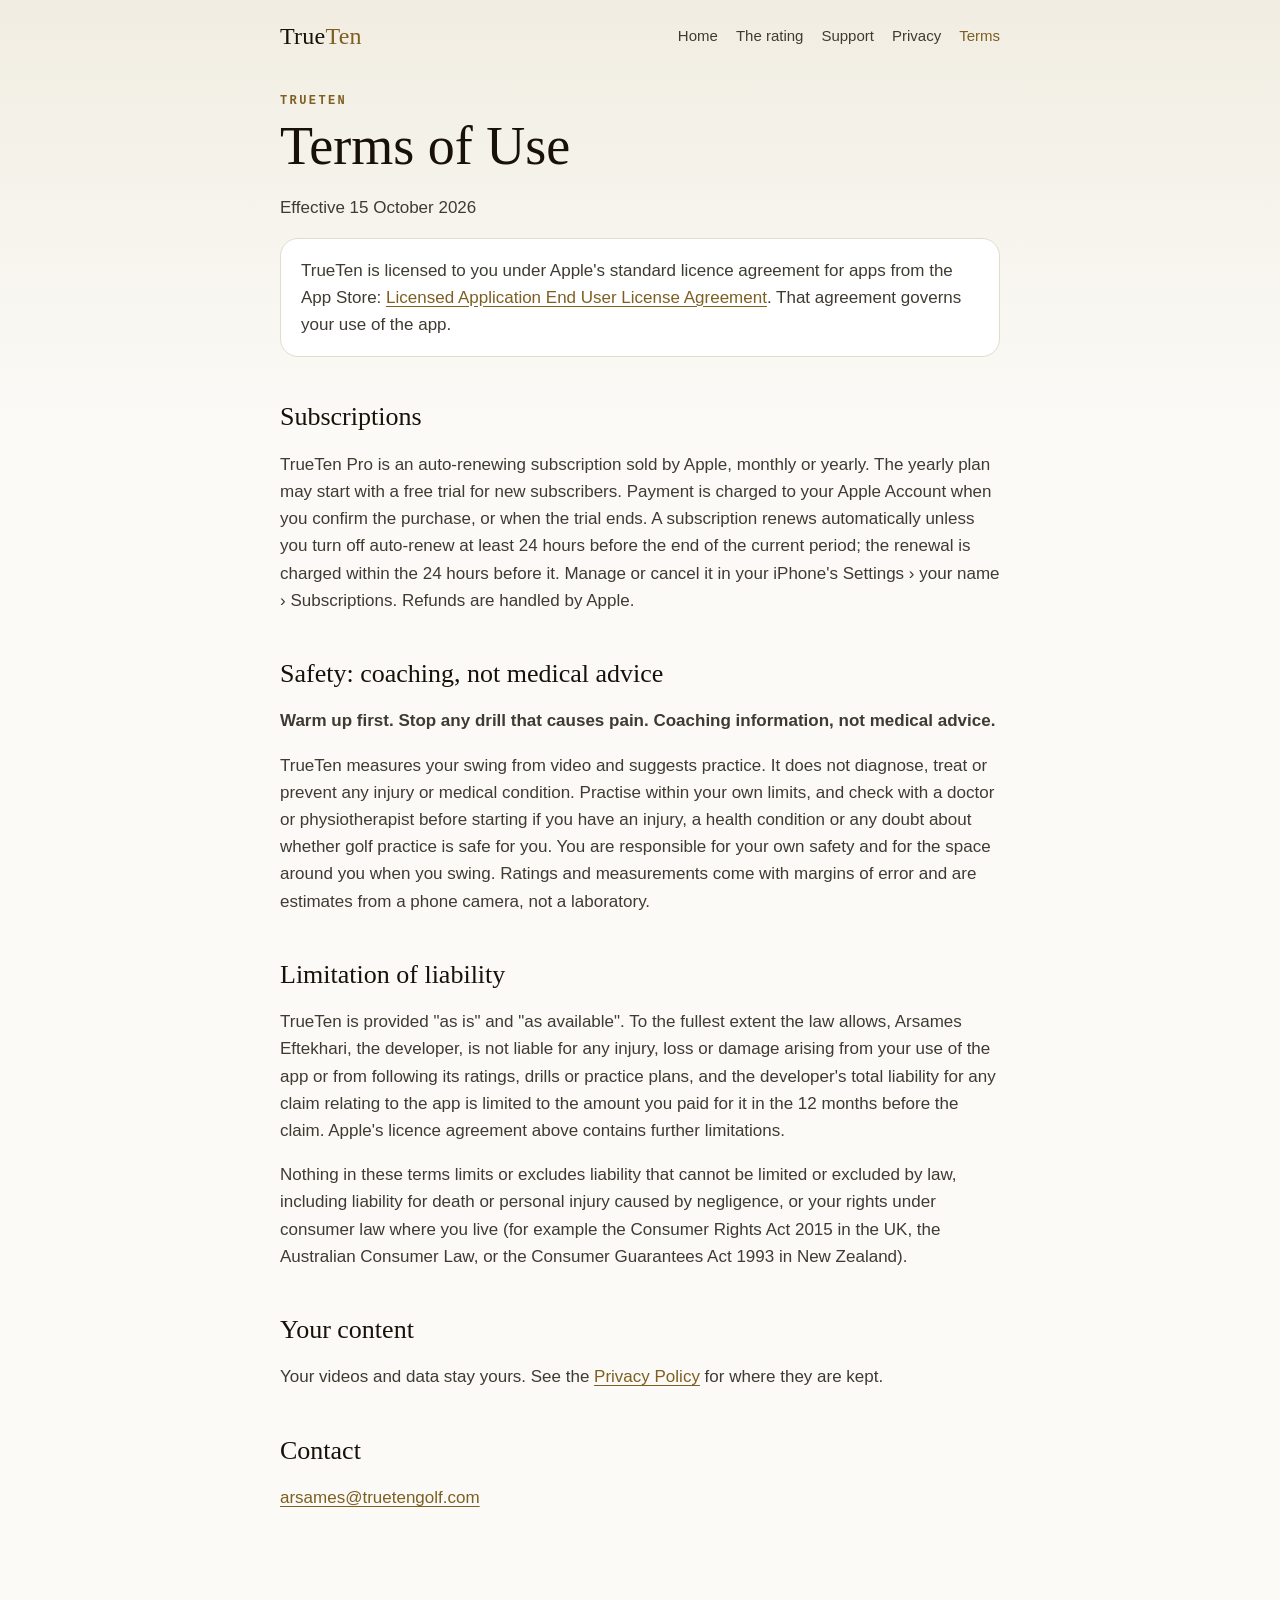
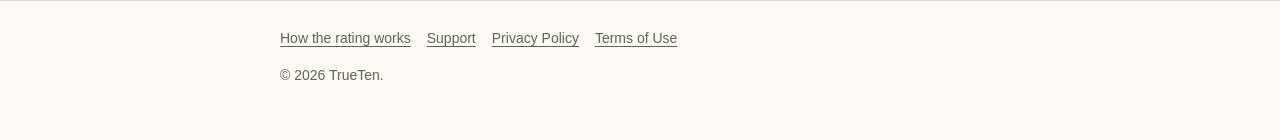
<file: terms.html>
<!doctype html>
<html lang="en">
<head>
<meta charset="utf-8">
<meta name="viewport" content="width=device-width, initial-scale=1">
<title>TrueTen: Terms of Use</title>
<link rel="stylesheet" href="style.css">
</head>
<body>
<header class="site"><div class="wrap">
  <a class="brand" href="./">True<b>Ten</b></a>
  <nav><a href="./">Home</a><a href="rating.html">The rating</a><a href="support.html">Support</a><a href="privacy.html">Privacy</a><a href="terms.html" aria-current="page">Terms</a></nav>
</div></header>
<main><div class="wrap">
  <div class="eyebrow">TrueTen</div>
  <h1>Terms of Use</h1>
  <p>Effective 15 October 2026</p>

  <div class="card">TrueTen is licensed to you under Apple's standard licence agreement for apps from the App Store:
    <a href="https://www.apple.com/legal/internet-services/itunes/dev/stdeula/">Licensed Application End User License Agreement</a>.
    That agreement governs your use of the app.</div>

  <h2>Subscriptions</h2>
  <p>TrueTen Pro is an auto-renewing subscription sold by Apple, monthly or yearly. The yearly plan may start with a free
    trial for new subscribers. Payment is charged to your Apple Account when you confirm the purchase, or when the trial ends.
    A subscription renews automatically unless you turn off auto-renew at least 24 hours before the end of the current
    period; the renewal is charged within the 24 hours before it. Manage or cancel it in your iPhone's Settings › your
    name › Subscriptions. Refunds are handled by Apple.</p>

  <h2>Safety: coaching, not medical advice</h2>
  <p><b>Warm up first. Stop any drill that causes pain. Coaching information, not medical advice.</b></p>
  <p>TrueTen measures your swing from video and suggests practice. It does not diagnose, treat or prevent any injury or
    medical condition. Practise within your own limits, and check with a doctor or physiotherapist before starting if you
    have an injury, a health condition or any doubt about whether golf practice is safe for you. You are responsible for
    your own safety and for the space around you when you swing. Ratings and measurements come with margins of error and
    are estimates from a phone camera, not a laboratory.</p>

  <h2>Limitation of liability</h2>
  <p>TrueTen is provided "as is" and "as available". To the fullest extent the law allows, Arsames Eftekhari, the
    developer, is not liable for any injury, loss or damage arising from your use of the app or from following its ratings,
    drills or practice plans, and the developer's total liability for any claim relating to the app is limited to the amount you paid
    for it in the 12 months before the claim. Apple's licence agreement above contains further limitations.</p>
  <p>Nothing in these terms limits or excludes liability that cannot be limited or excluded by law, including liability
    for death or personal injury caused by negligence, or your rights under consumer law where you live (for example the
    Consumer Rights Act 2015 in the UK, the Australian Consumer Law, or the Consumer Guarantees Act 1993 in New Zealand).</p>

  <h2>Your content</h2>
  <p>Your videos and data stay yours. See the <a href="privacy.html">Privacy Policy</a> for where they are kept.</p>

  <h2>Contact</h2>
  <p><a href="mailto:arsames@truetengolf.com">arsames@truetengolf.com</a></p>
</div></main>
<footer class="site"><div class="wrap">
  <a href="rating.html">How the rating works</a><a href="support.html">Support</a><a href="privacy.html">Privacy Policy</a><a href="terms.html">Terms of Use</a>
  <p>© 2026 TrueTen.</p>
</div></footer>
</body>
</html>
</file>
<file: style.css>
/* TrueTen site: the app's "Clubhouse Night" look. Static, no scripts, no trackers, no web fonts. */
:root {
  --bg: #07100c; --bg2: #0d1f18; --card: rgba(255, 255, 255, .04);
  --ink: #f3efe4; --ink2: #cfc9b8; --muted: #9aa49b;
  --gold: #d8b46e; --gold2: #f2d898; --gold-ink: #17110a; --line: rgba(232, 214, 170, .16);
  --good: #3ddc84;
}
@media (prefers-color-scheme: light) {
  :root { --bg: #fbfaf6; --bg2: #f1ede2; --card: #ffffff; --ink: #17110a; --ink2: #3f3b33; --muted: #5f6359;
          --gold: #7e5f22; --gold2: #7e5f22; --gold-ink: #fbfaf6; --line: #e2dccb; --good: #1f8f50; }
}
* { box-sizing: border-box; }
html { -webkit-text-size-adjust: 100%; }
body { margin: 0; background: linear-gradient(180deg, var(--bg2), var(--bg) 420px); background-color: var(--bg);
       color: var(--ink2); font: 17px/1.6 -apple-system, BlinkMacSystemFont, "Segoe UI", Roboto, sans-serif; }
a { color: var(--gold); text-underline-offset: 3px; }
a:focus-visible, .button:focus-visible { outline: 2px solid var(--gold2); outline-offset: 3px; }
.wrap { max-width: 760px; margin: 0 auto; padding: 0 20px; }
header.site { padding: 22px 0; }
header.site .wrap { display: flex; align-items: center; justify-content: space-between; gap: 16px; flex-wrap: wrap; }
.brand { color: var(--ink); font: 400 24px/1 Georgia, "Times New Roman", serif; text-decoration: none; letter-spacing: .01em; }
.brand b { color: var(--gold); font-weight: 400; }
nav a { color: var(--ink2); text-decoration: none; margin-left: 18px; font-size: 15px; }
nav a:first-child { margin-left: 0; }
nav a[aria-current="page"], nav a:hover { color: var(--gold); }
main { padding: 24px 0 72px; }
h1 { color: var(--ink); font: 400 clamp(34px, 7vw, 54px)/1.1 Georgia, "Times New Roman", serif; margin: 10px 0 14px; }
h2 { color: var(--ink); font: 400 26px/1.25 Georgia, "Times New Roman", serif; margin: 44px 0 10px; }
h3 { color: var(--ink); font-size: 17px; margin: 26px 0 4px; }
.eyebrow { color: var(--gold); font: 600 12px/1 ui-monospace, Menlo, monospace; letter-spacing: .2em; text-transform: uppercase; }
.lede { font-size: 19px; color: var(--ink2); max-width: 600px; }
.card { background: var(--card); border: 1px solid var(--line); border-radius: 18px; padding: 18px 20px; margin: 16px 0; }
.grid { display: grid; grid-template-columns: repeat(auto-fit, minmax(210px, 1fr)); gap: 14px; margin-top: 18px; }
.grid .card { margin: 0; }
.grid h3 { margin-top: 0; }
.actions { display: flex; flex-wrap: wrap; gap: 12px; align-items: center; margin: 26px 0 8px; }
.button { display: inline-block; padding: 13px 22px; border-radius: 999px; font-weight: 600; text-decoration: none;
          background: linear-gradient(180deg, #f0d593, #c99d52); color: #17110a; }
.button.quiet { background: transparent; color: var(--gold); border: 1px solid var(--line); }
.badge { display: inline-flex; align-items: center; justify-content: center; min-width: 160px; height: 54px; padding: 0 16px;
         border: 1px dashed var(--line); border-radius: 12px; color: var(--muted); font-size: 13px; text-decoration: none; }
.rating { display: inline-flex; align-items: baseline; gap: 10px; color: var(--ink); font: 400 44px/1 Georgia, serif; }
.rating small { color: var(--muted); font: 500 14px/1 ui-monospace, Menlo, monospace; }
ul.ticks { padding-left: 0; list-style: none; }
ul.ticks li { padding-left: 28px; position: relative; margin: 8px 0; }
ul.ticks li::before { content: "✓"; position: absolute; left: 4px; color: var(--good); font-weight: 700; }
details { border-top: 1px solid var(--line); padding: 12px 0; }
details:last-of-type { border-bottom: 1px solid var(--line); }
summary { color: var(--ink); font-weight: 600; cursor: pointer; }
summary::marker { color: var(--gold); }
.small { font-size: 14px; color: var(--muted); }
footer.site { border-top: 1px solid var(--line); padding: 26px 0 40px; font-size: 14px; color: var(--muted); }
footer.site a { color: var(--muted); margin-right: 16px; }
@media (max-width: 520px) { nav a { margin-left: 12px; font-size: 14px; } body { font-size: 16px; } }
</file>
